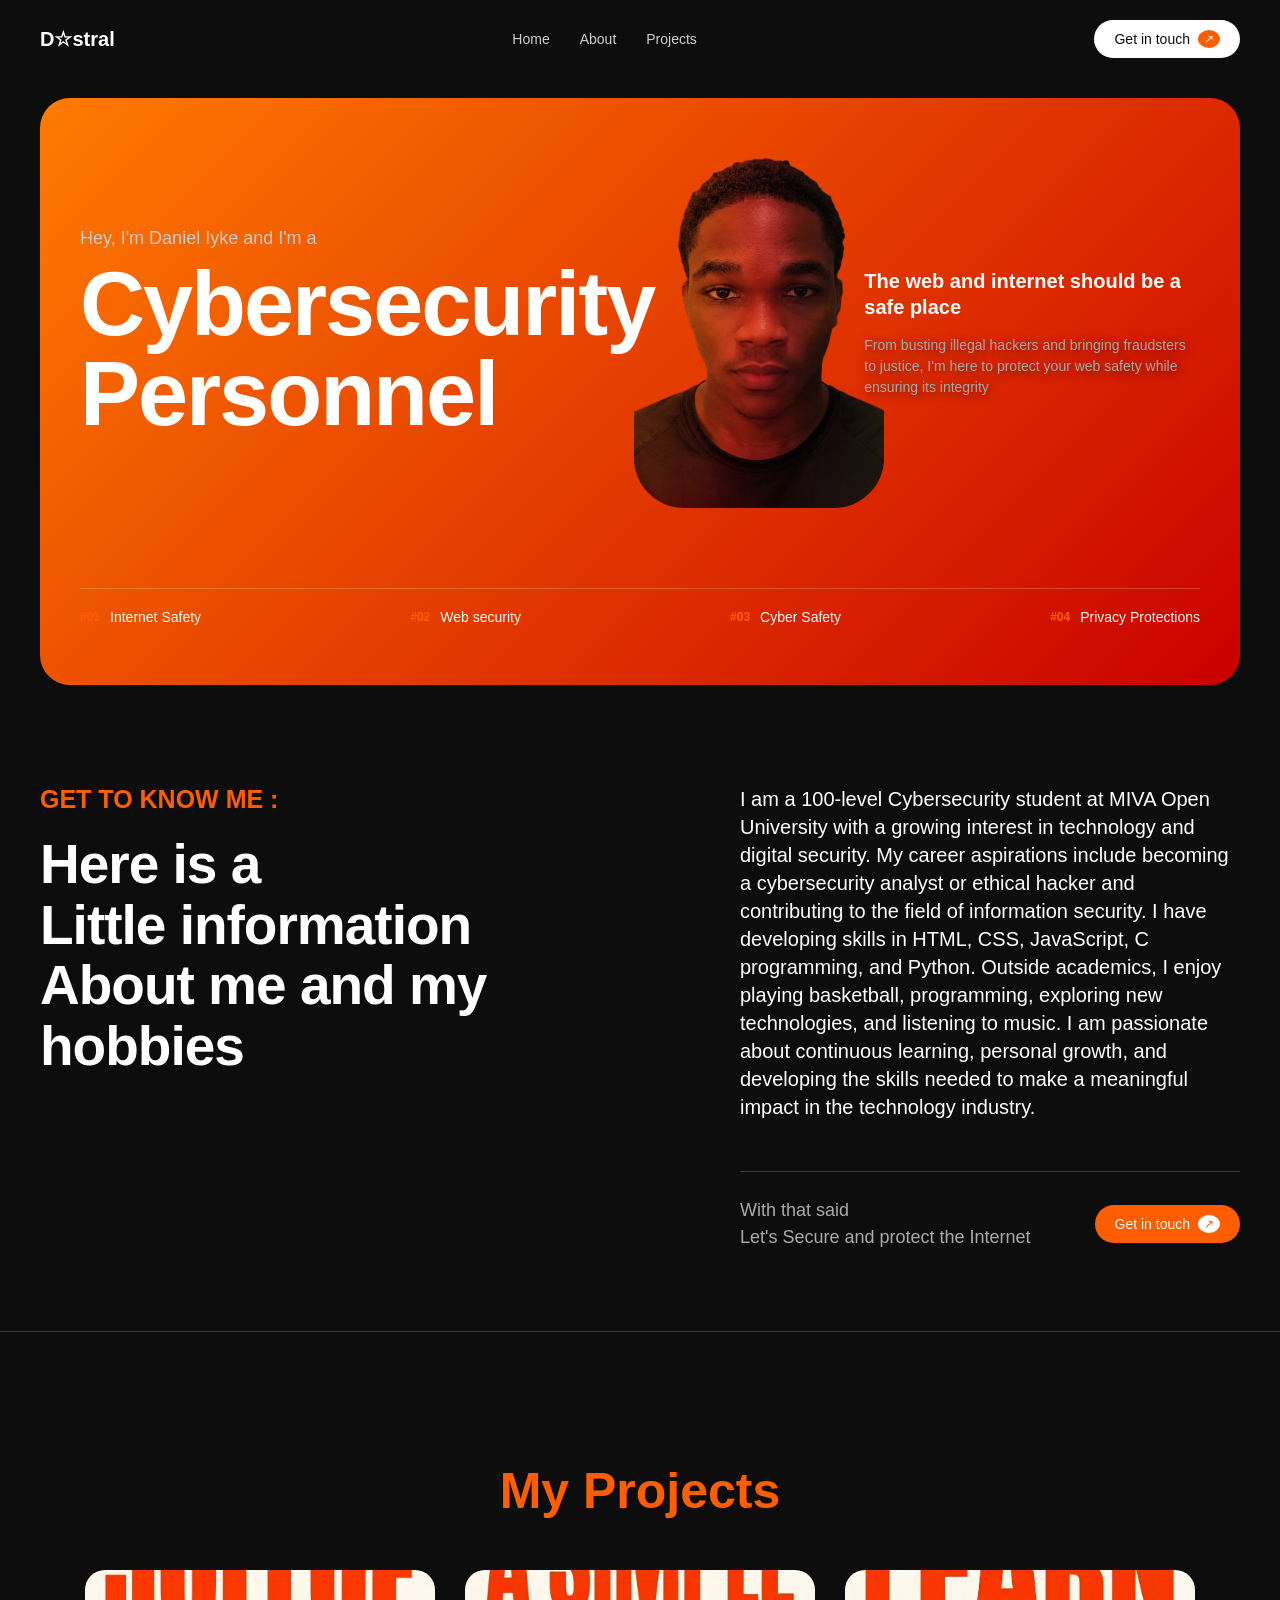
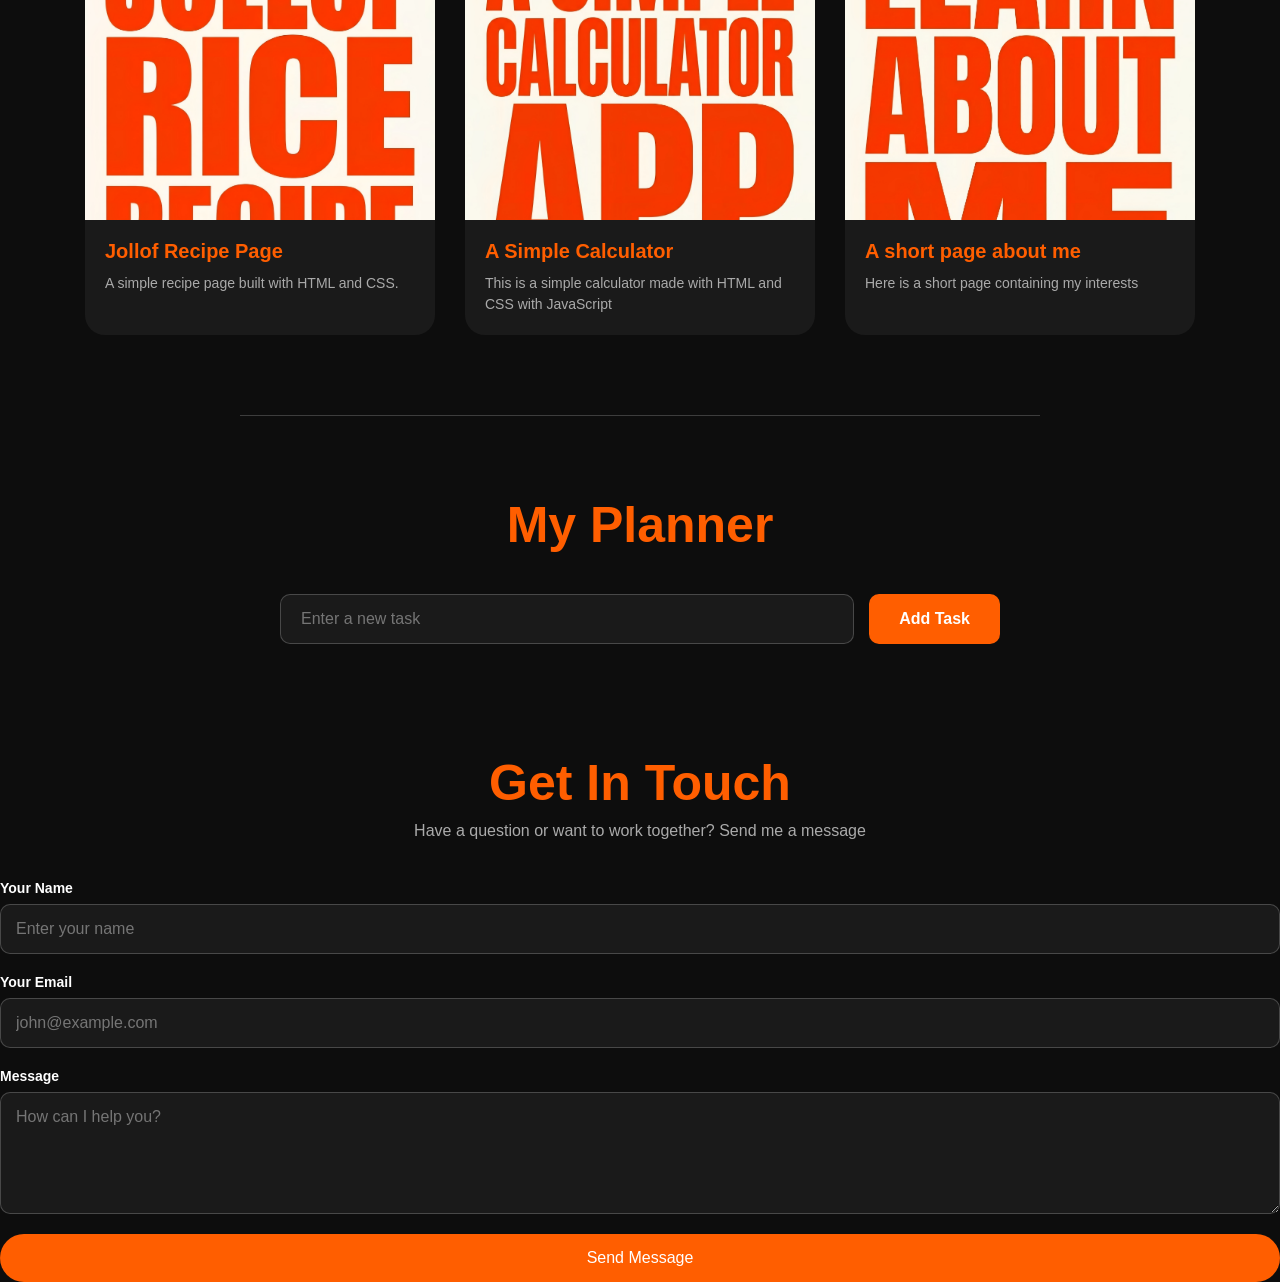
<file: index.html>
<!DOCTYPE html>
<html lang="en">
<head>
    <meta charset="UTF-8">
    <meta name="viewport" content="width=device-width, initial-scale=1.0">
    <title>Cybersecurity-Personnel-Portfolio</title>
    <link rel="stylesheet" href="style.css">
</head>
<body>
    <header class="navbar">
        <div class="logo">D☆stral</div>

        <nav class="nav-links">
            <a href="#">Home</a>
            <a href="#about">About</a>
            <a href="#projects">Projects</a>  
        </nav>
          <a href="#contact" class="btn-contact">Get in touch <span>↗</span></a>
    
    </header>

    <main>
        <section class="hero">
            <div class="hero-content">
                <div class="hero-text-left">
                    <p class="greeting">Hey, I'm Daniel Iyke and I'm a</p>
                    <h1>Cybersecurity<br>Personnel</h1>
                </div>


                 <div class="hero-image-frame">
                   <img src="my-image2.png" alt="Portrait Cyber security personnel">
                 </div>

                <div class="hero-text-right">
                    <h2>The web and internet should be a safe place</h2>
                    <p>From busting illegal hackers and bringing fraudsters to justice, I'm here to protect your web safety while ensuring its integrity</p>
                </div>
            </div>


            <div class="hero-services">
                 <div class="service-item">
                    <span class="number">#01</span>
                     <p>Internet Safety</p>
                 </div>
                 
                  <div class="service-item">
                    <span class="number">#02</span>
                    <p>Web security</p>
                </div>

                <div class="service-item">
                    <span class="number">#03</span>
                    <p>Cyber Safety</p>
                </div>

                <div class="service-item">
                    <span class="number">#04</span>
                    <p>Privacy Protections</p>
                </div>
            </div>

        </section>

        <section class="about" id="about">
            <div class="about-left">
              <p class="label">GET TO KNOW ME :</p>
              <h2>Here is a<br>Little information<br>About me and my hobbies</h2>
            </div>   

            <div class="about-right">
                <p class="about-description">I am a 100-level Cybersecurity student at MIVA Open University with a growing interest in technology and digital security. My career aspirations include becoming a cybersecurity analyst or ethical hacker and contributing to the field of information security. I have developing skills in HTML, CSS, JavaScript, C programming, and Python. Outside academics, I enjoy playing basketball, programming, exploring new technologies, and listening to music. I am passionate about continuous learning, personal growth, and developing the skills needed to make a meaningful impact in the technology industry.


</p>

                 <div class="about-cta">
                    <p>With that said<br>Let's Secure and protect the Internet</p>
                    <a href="#contact" class="btn-contact-middle">Get in touch <span>↗</span></a>
                 </div>
            </div>

        </section>


        <section class="projects" id="projects">
            <h2 class="projects-heading">My Projects</h2>

            <div class="projects-gallery"> 

                <!-- Project 1 -->
                <a href="./Webdev-projects/jollof-recipe-page/index.html" target="_blank" class="project-card">
                    <div class="project-image-wrapper">
                        <img src="jollof-recipe.jpg" alt="Jollof Recipe Page">
                    </div>

                    <div class="project-info">
                        <h3>Jollof Recipe Page</h3>
                        <p>A simple recipe page built with HTML and CSS.</p>
                    </div>
                </a> 
                
                <!-- Project 2 -->
                <a href="./Webdev-projects/calculator-project/index.html" target="_blank" class="project-card">
                    <div class="project-image-wrapper">
                        <img src="calculator.jpg" alt="A simple calculator program">
                    </div>
                    <div class="project-info">
                        <h3>A Simple Calculator</h3>
                        <p>This is a simple calculator made with HTML and CSS with JavaScript</p>
                    </div>
                </a> 

                <!-- Project 3 -->
                <a href="./Webdev-projects/about-me-daniel-iyke/index.html" target="_blank" class="project-card">
                    <div class="project-image-wrapper">
                        <img src="about-me.jpg" alt="Project 3">
                    </div>
                    <div class="project-info">
                        <h3>A short page about me</h3>
                        <p>Here is a short page containing my interests</p>
                    </div>
                </a> 

            </div>
        </section>

        <!--Planner Section-->
        <section class="planner">
            <h2 class="planner-heading">My Planner</h2>

            <div class="planner-input-area">
                <input type="text" id="task-input" placeholder="Enter a new task">

                <button id="add-task-btn">Add Task</button>
            </div>

            <ul id="task-list" class="task-list">
                <!--task-->
            </ul>
        </section>

        <section class="content" id="contact">
          <h2 class="contact-heading"> Get In Touch</h2>
          <p class="contact-subtext">Have a question or want to work together? Send me a message</p>

          <form action="https://formspree.io/f/meaapzbr" method="POST" class="contact-form">

            <div class="form-group">
              <label for="name">Your Name</label>
              <input type="text" id="name" name="name" placeholder="Enter your name" required>
            </div>


            <div class="form-group">
              <label for="email">Your Email</label>
              <input type="email" id="email" name="email" placeholder="john@example.com" required>
            </div>

            
            <div class="form-group">
              <label for="message">Message</label>
              <textarea id="message" name="message" rows="5" placeholder="How can I help you?" required></textarea>
            </div>

            <button type="submit" class="btn-contact-middle">Send Message</button>

          </form>

        </section>


    </main>


 

    <script src="script.js"></script>
</body>
</html>
</file>
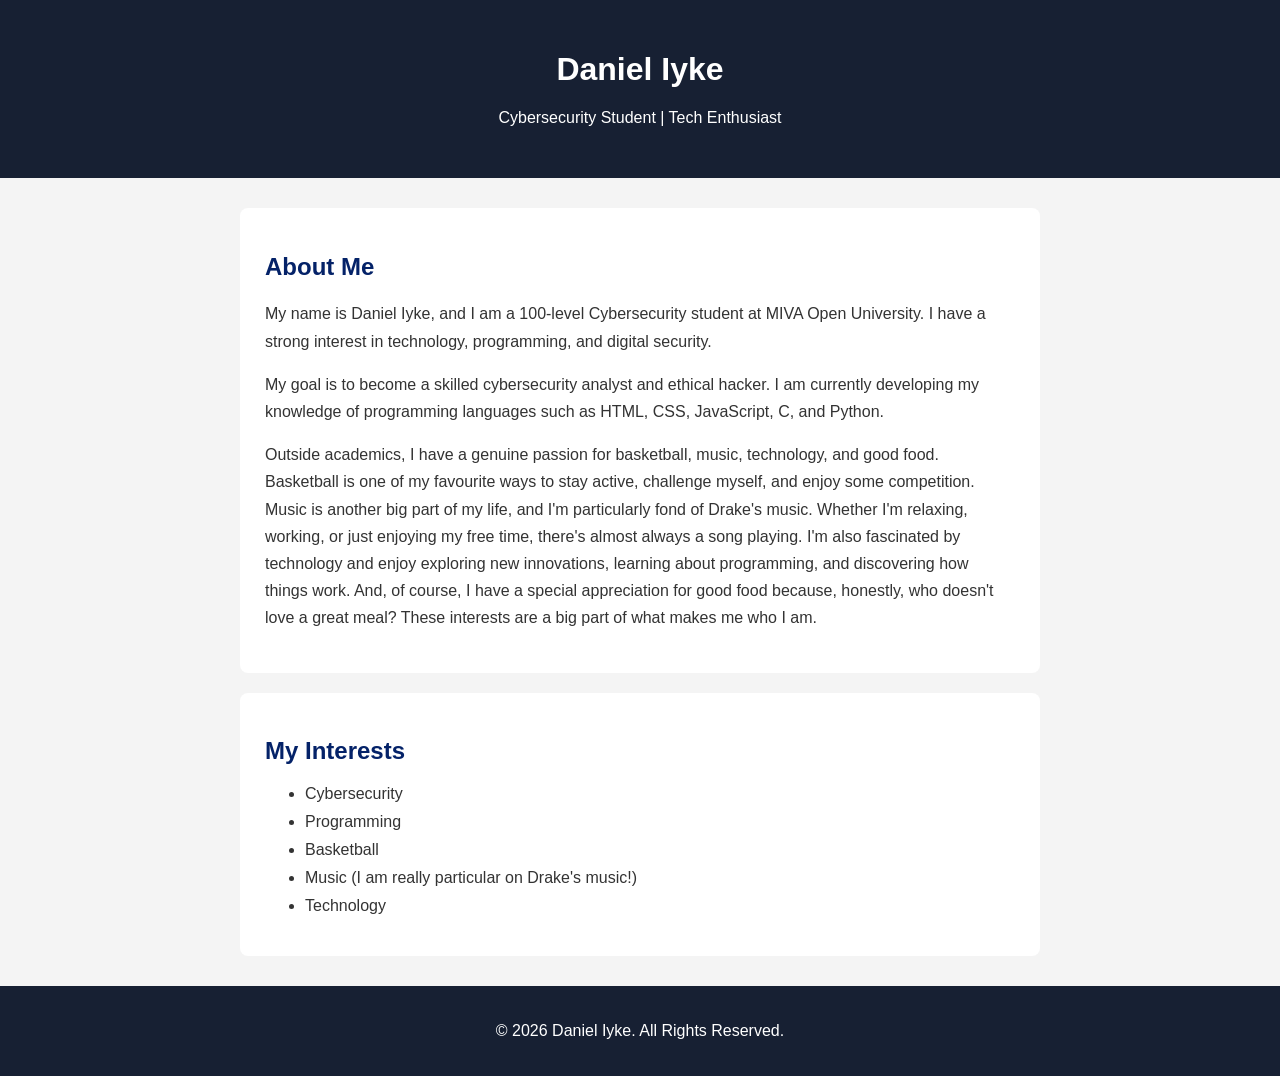
<file: Webdev-projects/about-me-daniel-iyke/index.html>
<!DOCTYPE html>
<html lang="en">
<head>
    <meta charset="UTF-8">
    <meta name="viewport" content="width=device-width, initial-scale=1.0">
    <title>About Me - Daniel Iyke</title>
    <link rel="stylesheet" href="style.css">
</head>

<body>

    <header>
        <h1>Daniel Iyke</h1>
        <p>Cybersecurity Student | Tech Enthusiast</p>
    </header>

    <main>
        <section class="biography">
            <h2>About Me</h2>

            <p>
                My name is Daniel Iyke, and I am a 100-level
                Cybersecurity student at MIVA Open University.
                I have a strong interest in technology, programming,
                and digital security.
            </p>

            <p>
                My goal is to become a skilled cybersecurity analyst
                and ethical hacker. I am currently developing my
                knowledge of programming languages such as HTML,
                CSS, JavaScript, C, and Python.
            </p>

            <p>
                Outside academics, I have a genuine passion for basketball, music, technology, and good food. Basketball is one of my favourite ways to stay active, challenge myself, and enjoy some competition. Music is another big part of my life, and I'm particularly fond of Drake's music. Whether I'm relaxing, working, or just enjoying my free time, there's almost always a song playing. I'm also fascinated by technology and enjoy exploring new innovations, learning about programming, and discovering how things work. And, of course, I have a special appreciation for good food because, honestly, who doesn't love a great meal? These interests are a big part of what makes me who I am.

        </section>

        <section class="interests">
            <h2>My Interests</h2>

            <ul>
                <li>Cybersecurity</li>
                <li>Programming</li>
                <li>Basketball</li>
                <li>Music (I am really particular on Drake's music!)</li>
                <li>Technology</li>
            </ul>
        </section>
    </main>

    <footer>
        <p>&copy; 2026 Daniel Iyke. All Rights Reserved.</p>
    </footer>

</body>
</html>
</file>
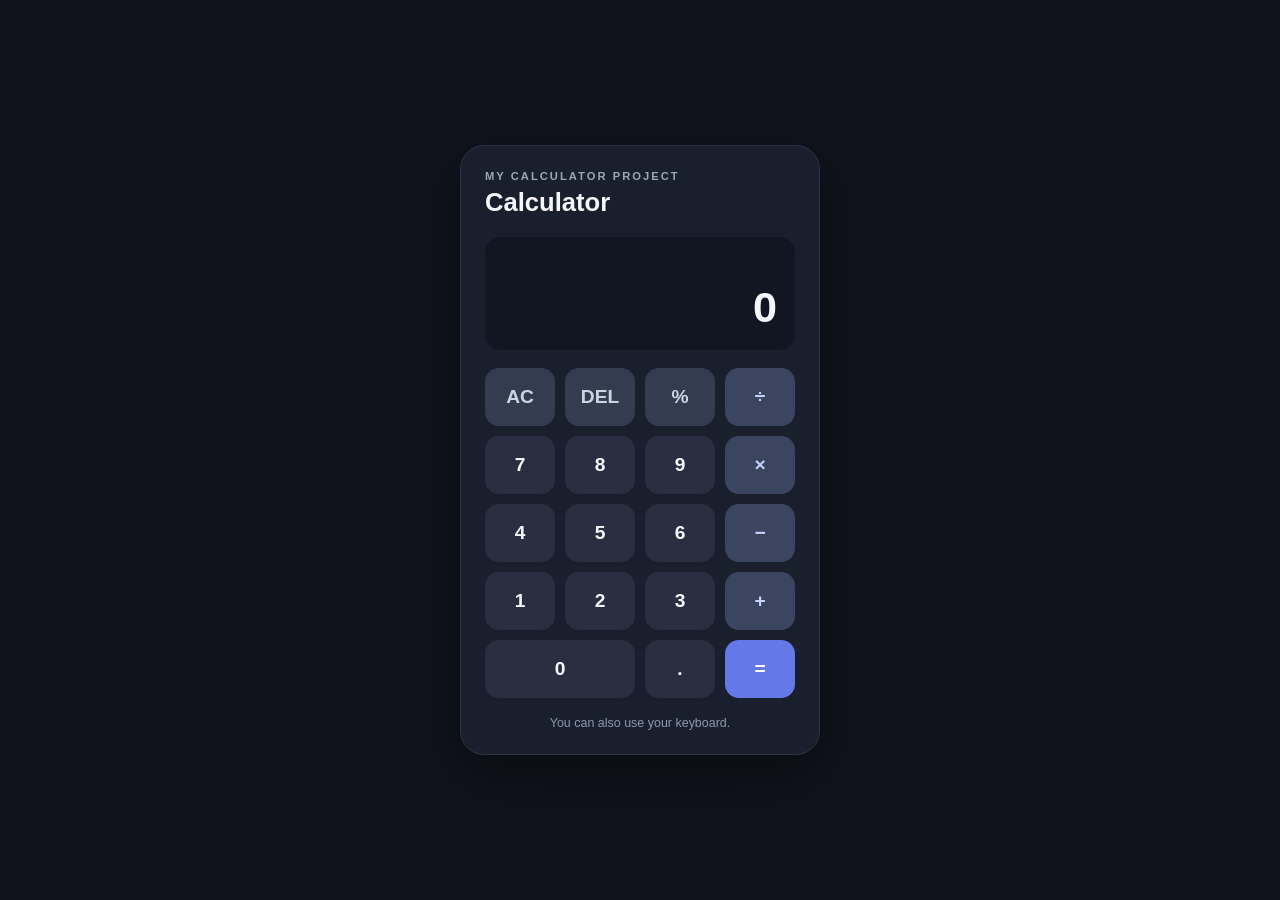
<file: Webdev-projects/calculator-project/index.html>
<!DOCTYPE html>
<html lang="en">
<head>
  <meta charset="UTF-8">
  <meta name="viewport" content="width=device-width, initial-scale=1.0">
  <title>Simple Calculator</title>
  <link rel="stylesheet" href="style.css">
  <script src="script.js" defer></script>
</head>
<body>
  <main class="calculator">
    <header class="calculator-header">
      <p class="eyebrow">MY CALCULATOR PROJECT</p>
      <h1>Calculator</h1>
    </header>

    <section class="display" aria-label="Calculator display">
      <p id="previous-operand" class="previous-operand"></p>
      <p id="current-operand" class="current-operand" aria-live="polite">0</p>
    </section>

    <section class="keypad" aria-label="Calculator buttons">
      <button class="key utility" data-action="clear">AC</button>
      <button class="key utility" data-action="delete">DEL</button>
      <button class="key utility" data-action="percent">%</button>
      <button class="key operator" data-operator="/">÷</button>

      <button class="key" data-number="7">7</button>
      <button class="key" data-number="8">8</button>
      <button class="key" data-number="9">9</button>
      <button class="key operator" data-operator="*">×</button>

      <button class="key" data-number="4">4</button>
      <button class="key" data-number="5">5</button>
      <button class="key" data-number="6">6</button>
      <button class="key operator" data-operator="-">−</button>

      <button class="key" data-number="1">1</button>
      <button class="key" data-number="2">2</button>
      <button class="key" data-number="3">3</button>
      <button class="key operator" data-operator="+">+</button>

      <button class="key zero" data-number="0">0</button>
      <button class="key" data-action="decimal">.</button>
      <button class="key equals" data-action="equals">=</button>
    </section>
    <p class="hint">You can also use your keyboard.</p>
  </main>
</body>
</html>
</file>
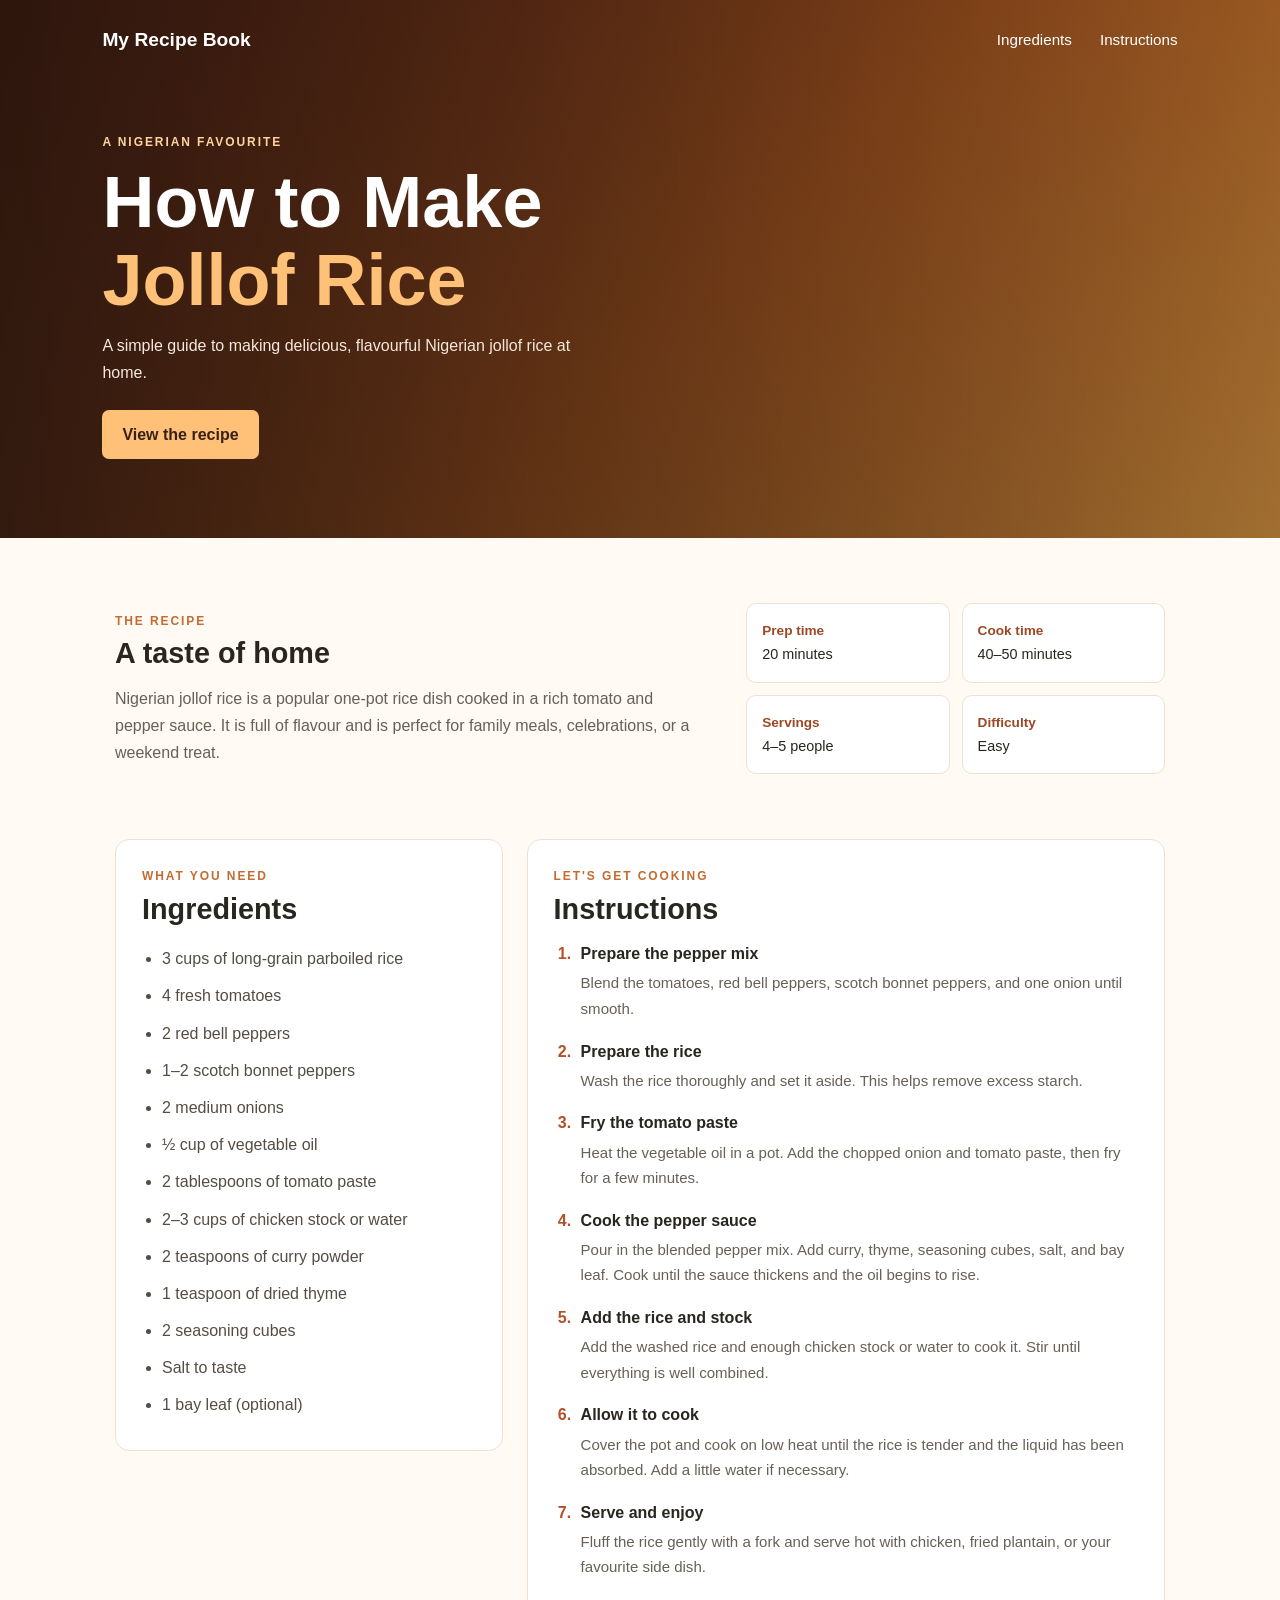
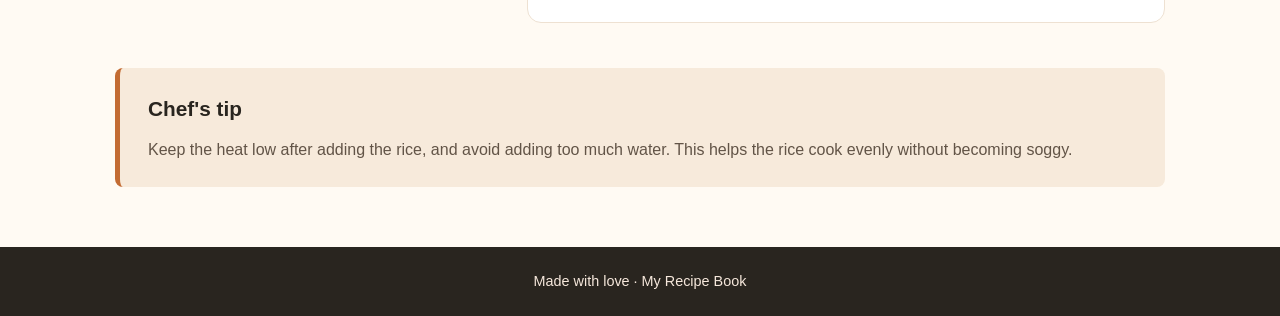
<file: Webdev-projects/jollof-recipe-page/index.html>
<!DOCTYPE html>
<html lang="en">
<head>
  <meta charset="UTF-8">
  <meta name="viewport" content="width=device-width, initial-scale=1.0">
  <title>How to Make Nigerian Jollof Rice</title>
  <link rel="stylesheet" href="style.css">
</head>
<body>
  <header class="hero">
    <nav class="navigation">
      <a class="logo" href="#home">My Recipe Book</a>
      <a href="#ingredients">Ingredients</a>
      <a href="#instructions">Instructions</a>
    </nav>

    <div class="hero-content" id="home">
      <p class="eyebrow">A NIGERIAN FAVOURITE</p>
      <h1>How to Make<br><span>Jollof Rice</span></h1>
      <p>A simple guide to making delicious, flavourful Nigerian jollof rice at home.</p>
      <a class="button" href="#ingredients">View the recipe</a>
    </div>
  </header>

  <main>
    <section class="intro">
      <div>
        <p class="eyebrow">THE RECIPE</p>
        <h2>A taste of home</h2>
        <p>
          Nigerian jollof rice is a popular one-pot rice dish cooked in a rich
          tomato and pepper sauce. It is full of flavour and is perfect for
          family meals, celebrations, or a weekend treat.
        </p>
      </div>
      <div class="recipe-facts">
        <div><strong>Prep time</strong><span>20 minutes</span></div>
        <div><strong>Cook time</strong><span>40–50 minutes</span></div>
        <div><strong>Servings</strong><span>4–5 people</span></div>
        <div><strong>Difficulty</strong><span>Easy</span></div>
      </div>
    </section>

    <section class="recipe-layout">
      <article class="recipe-card" id="ingredients">
        <p class="eyebrow">WHAT YOU NEED</p>
        <h2>Ingredients</h2>
        <ul class="ingredients-list">
          <li>3 cups of long-grain parboiled rice</li>
          <li>4 fresh tomatoes</li>
          <li>2 red bell peppers</li>
          <li>1–2 scotch bonnet peppers</li>
          <li>2 medium onions</li>
          <li>½ cup of vegetable oil</li>
          <li>2 tablespoons of tomato paste</li>
          <li>2–3 cups of chicken stock or water</li>
          <li>2 teaspoons of curry powder</li>
          <li>1 teaspoon of dried thyme</li>
          <li>2 seasoning cubes</li>
          <li>Salt to taste</li>
          <li>1 bay leaf (optional)</li>
        </ul>
      </article>

      <article class="recipe-card instructions" id="instructions">
        <p class="eyebrow">LET'S GET COOKING</p>
        <h2>Instructions</h2>
        <ol>
          <li>
            <h3>Prepare the pepper mix</h3>
            <p>Blend the tomatoes, red bell peppers, scotch bonnet peppers, and one onion until smooth.</p>
          </li>
          <li>
            <h3>Prepare the rice</h3>
            <p>Wash the rice thoroughly and set it aside. This helps remove excess starch.</p>
          </li>
          <li>
            <h3>Fry the tomato paste</h3>
            <p>Heat the vegetable oil in a pot. Add the chopped onion and tomato paste, then fry for a few minutes.</p>
          </li>
          <li>
            <h3>Cook the pepper sauce</h3>
            <p>Pour in the blended pepper mix. Add curry, thyme, seasoning cubes, salt, and bay leaf. Cook until the sauce thickens and the oil begins to rise.</p>
          </li>
          <li>
            <h3>Add the rice and stock</h3>
            <p>Add the washed rice and enough chicken stock or water to cook it. Stir until everything is well combined.</p>
          </li>
          <li>
            <h3>Allow it to cook</h3>
            <p>Cover the pot and cook on low heat until the rice is tender and the liquid has been absorbed. Add a little water if necessary.</p>
          </li>
          <li>
            <h3>Serve and enjoy</h3>
            <p>Fluff the rice gently with a fork and serve hot with chicken, fried plantain, or your favourite side dish.</p>
          </li>
        </ol>
      </article>
    </section>

    <section class="tip">
      <h2>Chef's tip</h2>
      <p>Keep the heat low after adding the rice, and avoid adding too much water. This helps the rice cook evenly without becoming soggy.</p>
    </section>
  </main>

  <footer>
    <p>Made with love · My Recipe Book</p>
  </footer>
</body>
</html>
</file>
<file: style.css>
*{
    margin: 0;
    padding: 0;
     box-sizing: border-box;
}

body{
    font-family: Arial,  sans-serif;
    background-color: #0d0d0d;
    color:#ffffff;
}


.navbar{
    display: flex;
    justify-content: space-between;
    align-items: center;
    padding: 20px 40px;  
}

.logo{
    font-size: 20px;
    font-weight: bold;
}

.nav-links{ 
    display: flex; 
    gap:30px;
}

.nav-links a{
   color: #ffffff;
   text-decoration: none;  
   font-size: 14px;
   opacity: 0.8;
}

.nav-links a:hover{
   opacity: 1; 
}

.btn-contact{
    display: flex;
    align-items: center;
    gap: 8px;
    background-color: #ffffff;
    color:#0d0d0d;
    text-decoration: none;
    padding: 10px 20px;
    border-radius: 50px;
    font-size:14px;
}

.btn-contact span{
    background-color: #ff5e00; 
    color: white;
    border-radius: 50%;
    padding: 2px 6px;
    font-size: 12px;
}

.hero {
    padding: 60px 40px;
    background: linear-gradient(135deg, #ff7b00, #c90000);
    border-radius: 30px;
    margin: 20px 40px;
}


.hero-content{
    position: relative;
    display: flex;
    justify-content: space-between;
    align-items: center;
    margin-bottom: 80px ;
    gap: 40px;
}

.hero-image-frame {
    width: 250px;;
    height: 350px;
    border-radius: 50px;
    overflow: hidden;
    z-index: 1;
}

.hero-image-frame img {
    width: 100%;
    height: 100%;
    object-fit: cover;
}

.hero-text-left {
    margin-right: -60px; 
}

.hero-text-left .greeting{
    font-size: 18px;
    margin-bottom: 10px;
    color: #cccccc;
}

.hero-text-left h1{
    font-size: 90px;
    line-height: 1.0;
    font-weight: 800;
    letter-spacing: -2px;
}

.hero-text-right {
    margin-left: -60px; 
    max-width: 350px;
}
    
.hero-text-left, .hero-text-right {
    flex: 1; 
    position: relative; 
    z-index: 2;
}

.hero-text-right h2{
    font-size: 20px;
    margin-bottom: 15px;
    line-height: 1.3;
}

.hero-text-right p{
    font-size: 14px;
    color: #aaaaaa;
    line-height: 1.5;
    text-shadow: 2px 2px 10px rgba(0,0,0,0.5);
}

.hero-services{
    display: flex;
    justify-content: space-between;
    border-top: 1px solid rgba(255, 255, 255, 0.2);
    padding-top: 20px;
}

.service-item {
    display: flex;
    align-items: center;
    gap: 10px;
}

.service-item .number{
    font-size: 12px;
    color: #ff5e00;
    font-weight: bold;
}

.service-item p{
    font-size: 14px;
    color: #ffffff;
}

.about{
    display: flex;
    justify-content: space-between;
    align-items: flex-start;
    padding: 80px 40px;
    gap: 40px;
}

 .about-left{
    flex: 1;
 }

 .about-left .label {
    color: #ff5e00;
    font-size: 25px;
    margin-bottom: 20px;
    font-weight: bold;
}

.about-left h2{
    font-size: 55px;
    line-height: 1.1;
    font-weight: 800;
    letter-spacing: -1px;
}

.about-right{
    flex: 1;
    max-width: 500px;
    display: flex;
    flex-direction: column;
    gap: 50px;
}

.about-description{
    font-size: 20px;
    line-height: 1.4;
    color: #ffffff;
}

.about-cta {
    display: flex;
    justify-content: space-between;
    align-items: center;
    border-top: 1px solid rgba(255, 255, 255, 0.2);
    padding-top: 25px;
}


.about-cta p {
    font-size: 18px;
    color: #aaaaaa;
    line-height: 1.5;
}

.btn-contact-middle{
    display: flex;
    align-items: center;
    gap: 8px;
    background-color: #ff5e00;
    color:white;
    text-decoration: none;
    padding: 10px 20px;
    border-radius: 50px;
    font-size:14px;
}

.btn-contact-middle span{
    background-color: #ffffff; 
    color:  #ff5e00;
    border-radius: 50%;
    padding: 2px 6px;
    font-size: 12px;
}

/* --- Projects Section --- */

.projects {
    padding: 80px 40px;
    border-top: 1px solid rgba(255, 255, 255, 0.2); 
}

.projects-heading {
    color: #ff5e00;
    font-size: 50px;
    font-weight: 800;
    margin-top: 50px;
    margin-bottom: 50px;
    text-align: center;
}

.projects-gallery {
    display: flex;
    justify-content: center; 
    gap: 30px;
    padding: 0 20px;
}

.project-card {
    width: 100%;
    max-width: 350px;
    display: flex;
    flex-direction: column;
    text-decoration: none;
    color: #ffffff;
    background-color: #1a1a1a; 
    border-radius: 20px;
    overflow: hidden;
    transition: transform 0.3s ease;
}

.project-card:hover {
    transform: translateY(-5px); 
}
.project-image-wrapper {
    width: 100%;
    height: 250px; 
    overflow: hidden;
}

.project-image-wrapper img {
    width: 100%;
    height: 100%;
    object-fit: cover;
    transition: transform 0.3s ease;
}

.project-card:hover .project-image-wrapper img {
    transform: scale(1.05);
}


.project-info {
    padding: 20px;
}

.project-info h3 {
    font-size: 20px;
    margin-bottom: 10px;
    color: #ff5e00; 
}

.project-info p {
    font-size: 14px;
    color: #aaaaaa;
    line-height: 1.5;
}

@media (max-width: 768px){

    .navbar{
        flex-direction: column;
        gap: 20px;
        padding: 20px;
    }

    .hero{
        margin: 10px;
        padding: 40px 20px;
    }

    .hero-content{
        flex-direction: column;
        text-align: center;
        gap: 20px;
    }

    .hero-text-left h1{
        font-size: 60px;
    }

    .hero-text-left, .hero-text-right{
        margin: 0;
        max-width: 100%;
    }

    .hero-services {
        flex-direction: column;
        gap: 15px;
        align-items: center;
    }

    .about{
        flex-direction: column;
        padding: 40px 20px;
        gap: 30px;
    }

    .about-left h2{
        font-size:40px;
    }

     .projects-gallery {
        flex-direction: column;
        align-items: center;
    }

    .project-card {
        width: 100%;
        max-width: 100%;
    }
}

.planner{
    padding: 80px 40px;
    border-top: 1px solid rgba(255, 255, 255, 0.2);
    max-width: 800px;
    margin: 0 auto;
}

.planner-heading{
    color: #ff5e00;
    font-size: 50px;
    font-weight: 800;
    margin-bottom: 40px;
    text-align: center;
}

.planner-input-area{
    display: flex;
    gap: 15px;
    margin-bottom: 30px;
}

#task-input{
    flex: 1;
    padding: 15px 20px;
    border-radius: 10px;
    border: 1px solid rgba(255, 255, 255, 0.2);
    background-color: #1a1a1a;
    color: #ffffff;
    font-size: 16px;
    outline: none;
}

#add-task-btn {
    padding: 15px 30px;
    border-radius: 10px;
    border: none;
    background-color: #ff5e00;
    color: #ffffff;
    font-size: 16px;
    font-weight: bold;
    cursor: pointer; 
    transition: background-color 0.3s ease;
}

#add-task-btn:hover{
    background-color: #e05300;
}

.task-list{
    list-style: none;
    display: flex;
    flex-direction: column;
    gap: 15px;
}

.task-item{
    display: flex;
    justify-content: space-between;
    align-items: center;
    background-color: #1a1a1a;
    padding: 15px 20px;
    border-radius: 10px;
    border: 1px solid rgba(255, 255, 255, 0.1);
}

.task-item.completed .task-text {
    text-decoration: line-through;
    color: #666666;
}

.task-buttons {
    display: flex;
    gap: 10px;
}

.complete-btn, .delete-btn {
    background: none;
    border: none;
    cursor: pointer;
    font-size: 18px;
    transition: transform 0.2s;
}

.complete-btn:hover, .delete-btn:hover {
    transform: scale(1.2);
}

.complete-btn { 
    color: #ffffff;
} 

.delete-btn { 
    color: #ff5e00;
 } 

 .contact{
    padding: 80px 40px;
    border-top: 1px solid rgba(255, 255, 255, 0.2);
    max-width: 600px;
    margin: 0 auto;
 }

 .contact-heading{
    color: #ff5e00;
    font-size: 50px;
    font-weight: 800;
    margin-bottom: 10px;
    text-align: center;
 }

 .contact-subtext {
    text-align: center;
    color: #aaaaaa;
    margin-bottom: 40px;
    font-size: 16px;
}

.contact-form {
    display: flex;
    flex-direction: column;
    gap: 20px; /* Space between each form group */
}

.form-group {
    display: flex;
    flex-direction: column;
    gap: 8px; 
}

.form-group label {
    font-size: 14px;
    color: #ffffff;
    font-weight: bold;
}

.form-group input,.form-group textarea {
    width: 100%;
    padding: 15px;
    background-color: #1a1a1a;
    border: 1px solid rgba(255, 255, 255, 0.2);
    border-radius: 10px;
    color: #ffffff;
    font-family: Arial, sans-serif;
    font-size: 16px;
    outline: none;
    transition: border-color 0.3s ease;
}

.form-group input:focus, .form-group textarea:focus{
    border-color: #ff5e00;
}

.form-group textarea {
    resize: vertical;
}

.contact-form .btn-contact-middle {
    justify-content: center;
    padding: 15px;
    font-size: 16px;
    cursor: pointer;
    border: none;
    width: 100%;
}

.btn-contact, .btn-contact-middle {
    transition: transform 0.3s ease, box-shadow 0.3s ease;
}

.btn-contact:hover, .btn-contact-middle:hover {
    transform: translateY(-5px);
    box-shadow: 0 10px 20px rgba(0, 0, 0, 0.3);
}
</file>
<file: Webdev-projects/about-me-daniel-iyke/style.css>
body {
    font-family: Arial, sans-serif;
    background-color: #f4f4f4;
    margin: 0;
    padding: 0;
    color: #333;
}

header {
    background-color: #172033;
    color: white;
    text-align: center;
    padding: 30px;
}

header h1 {
    margin-bottom: 5px;
}

main {
    width: 80%;
    max-width: 800px;
    margin: 30px auto;
}

.biography, .interests {
    background-color: white;
    padding: 25px;
    margin-bottom: 20px;
    border-radius: 8px;
}

h2 {
    color: #042268;
}

p {
    line-height: 1.7;
}

li {
    margin-bottom: 10px;
}

footer {
    background-color: #172033;
    color: white;
    text-align: center;
    padding: 15px;
}

@media (max-width: 600px) {
    main {
        width: 90%;
    }
}
</file>
<file: Webdev-projects/calculator-project/style.css>
* {
  box-sizing: border-box;
  margin: 0;
  padding: 0;
}

body {
  min-height: 100vh;
  display: flex;
  justify-content: center;
  align-items: center;
  padding: 24px;
  background: #10131c;
  color: #f5f6fa;
  font-family: Arial, Helvetica, sans-serif;
}

.calculator {
  width: 100%;
  max-width: 360px;
  padding: 24px;
  border: 1px solid #2c3242;
  border-radius: 24px;
  background: #1a1f2d;
  box-shadow: 0 20px 60px rgba(0, 0, 0, 0.35);
}

.calculator-header {
  margin-bottom: 20px;
}

.eyebrow {
  margin-bottom: 6px;
  color: #9ca6bb;
  font-size: 0.7rem;
  font-weight: bold;
  letter-spacing: 0.18em;
}

h1 {
  font-size: 1.6rem;
}

.display {
  min-height: 112px;
  display: flex;
  flex-direction: column;
  justify-content: flex-end;
  align-items: flex-end;
  gap: 10px;
  overflow: hidden;
  padding: 18px;
  margin-bottom: 18px;
  border-radius: 16px;
  background: #111622;
  overflow-wrap: anywhere;
}

.previous-operand {
  min-height: 18px;
  color: #9ca6bb;
  font-size: 0.95rem;
}

.current-operand {
  max-width: 100%;
  font-size: clamp(2rem, 9vw, 2.7rem);
  font-weight: 600;
}

.keypad {
  display: grid;
  grid-template-columns: repeat(4, minmax(0, 1fr));
  gap: 10px;
}

.key {
  min-height: 58px;
  border: 0;
  border-radius: 14px;
  background: #292f40;
  color: #f5f6fa;
  font-size: 1.2rem;
  font-weight: 600;
  cursor: pointer;
  transition: transform 0.15s ease, background 0.15s ease;
}

.key:hover {
  background: #394258;
}

.key:active {
  transform: scale(0.95);
}

.key:focus-visible {
  outline: 3px solid #a5b4fc;
  outline-offset: 2px;
}

.utility {
  background: #343c50;
  color: #cbd5e1;
}

.operator {
  background: #3b4560;
  color: #c7d2fe;
}

.equals {
  background: #6478e8;
  color: white;
}

.equals:hover {
  background: #788af5;
}

.zero {
  grid-column: span 2;
}

.hint {
  margin-top: 18px;
  color: #8e98ad;
  text-align: center;
  font-size: 0.78rem;
}

@media (max-width: 380px) {
  .calculator {
    padding: 18px;
  }

  .keypad {
    gap: 8px;
  }

  .key {
    min-height: 54px;
  }
}
</file>
<file: Webdev-projects/jollof-recipe-page/style.css>
* {
  box-sizing: border-box;
  margin: 0;
  padding: 0;
}

html {
  scroll-behavior: smooth;
}

body {
  background: #fffaf3;
  color: #29251f;
  font-family: Arial, Helvetica, sans-serif;
  line-height: 1.7;
}

.hero {
  min-height: 420px;
  padding: 24px 8%;
  color: white;
  background:
    linear-gradient(90deg, rgba(35, 20, 12, 0.88), rgba(35, 20, 12, 0.35)),
    linear-gradient(135deg, #7d2518, #d16b24 55%, #e4a044);
}

.navigation {
  display: flex;
  align-items: center;
  gap: 28px;
  flex-wrap: wrap;
}

.navigation a {
  color: white;
  text-decoration: none;
  font-size: 0.95rem;
}

.navigation a:hover {
  text-decoration: underline;
}

.navigation .logo {
  margin-right: auto;
  font-size: 1.2rem;
  font-weight: bold;
}

.hero-content {
  max-width: 620px;
  padding: 75px 0 55px;
}

.eyebrow {
  color: #c36b32;
  font-size: 0.75rem;
  font-weight: bold;
  letter-spacing: 0.16em;
}

.hero .eyebrow {
  color: #ffd39d;
}

.hero h1 {
  margin: 12px 0;
  font-size: clamp(2.5rem, 7vw, 4.5rem);
  line-height: 1.08;
}

.hero h1 span {
  color: #ffc078;
}

.hero-content > p:not(.eyebrow) {
  max-width: 480px;
  margin-bottom: 24px;
  color: #f6e8dc;
}

.button {
  display: inline-block;
  padding: 11px 20px;
  border-radius: 7px;
  background: #ffc078;
  color: #382116;
  font-weight: bold;
  text-decoration: none;
  transition: background 0.2s ease, transform 0.2s ease;
}

.button:hover {
  background: #ffd39d;
  transform: translateY(-2px);
}

main {
  width: min(1050px, 84%);
  margin: 0 auto;
}

.intro {
  display: grid;
  grid-template-columns: 1.4fr 1fr;
  gap: 45px;
  align-items: center;
  padding: 65px 0 45px;
}

h2 {
  margin: 5px 0 14px;
  font-size: 1.8rem;
  line-height: 1.2;
}

.intro p:not(.eyebrow) {
  color: #686057;
}

.recipe-facts {
  display: grid;
  grid-template-columns: 1fr 1fr;
  gap: 12px;
}

.recipe-facts div {
  padding: 15px;
  border: 1px solid #eee1d2;
  border-radius: 10px;
  background: white;
}

.recipe-facts strong,
.recipe-facts span {
  display: block;
}

.recipe-facts strong {
  color: #9b4824;
  font-size: 0.85rem;
}

.recipe-facts span {
  font-size: 0.9rem;
}

.recipe-layout {
  display: grid;
  grid-template-columns: 0.85fr 1.4fr;
  gap: 24px;
  align-items: start;
  padding: 20px 0 35px;
}

.recipe-card {
  padding: 26px;
  border: 1px solid #eee1d2;
  border-radius: 14px;
  background: white;
}

.ingredients-list {
  padding-left: 20px;
}

.ingredients-list li {
  padding: 5px 0;
  color: #554d44;
}

.instructions ol {
  padding-left: 22px;
}

.instructions li {
  padding: 0 0 16px 5px;
}

.instructions li::marker {
  color: #b45127;
  font-weight: bold;
}

.instructions h3 {
  margin-bottom: 3px;
  font-size: 1rem;
}

.instructions li p {
  color: #686057;
  font-size: 0.94rem;
}

.tip {
  margin: 10px 0 60px;
  padding: 24px 28px;
  border-left: 5px solid #c36b32;
  border-radius: 8px;
  background: #f7eadb;
}

.tip h2 {
  font-size: 1.3rem;
}

.tip p {
  color: #625447;
}

footer {
  padding: 22px;
  background: #29251f;
  color: #f6e8dc;
  text-align: center;
  font-size: 0.9rem;
}

@media (max-width: 720px) {
  .hero {
    min-height: auto;
    padding: 20px 7%;
  }

  .navigation {
    gap: 14px;
  }

  .navigation .logo {
    width: 100%;
  }

  .hero-content {
    padding: 60px 0 45px;
  }

  main {
    width: 88%;
  }

  .intro,
  .recipe-layout {
    grid-template-columns: 1fr;
    gap: 22px;
  }

  .intro {
    padding-top: 45px;
  }

  .recipe-card {
    padding: 22px;
  }
}

@media (max-width: 420px) {
  .navigation a {
    font-size: 0.85rem;
  }

  .recipe-facts {
    grid-template-columns: 1fr 1fr;
  }
}
</file>
